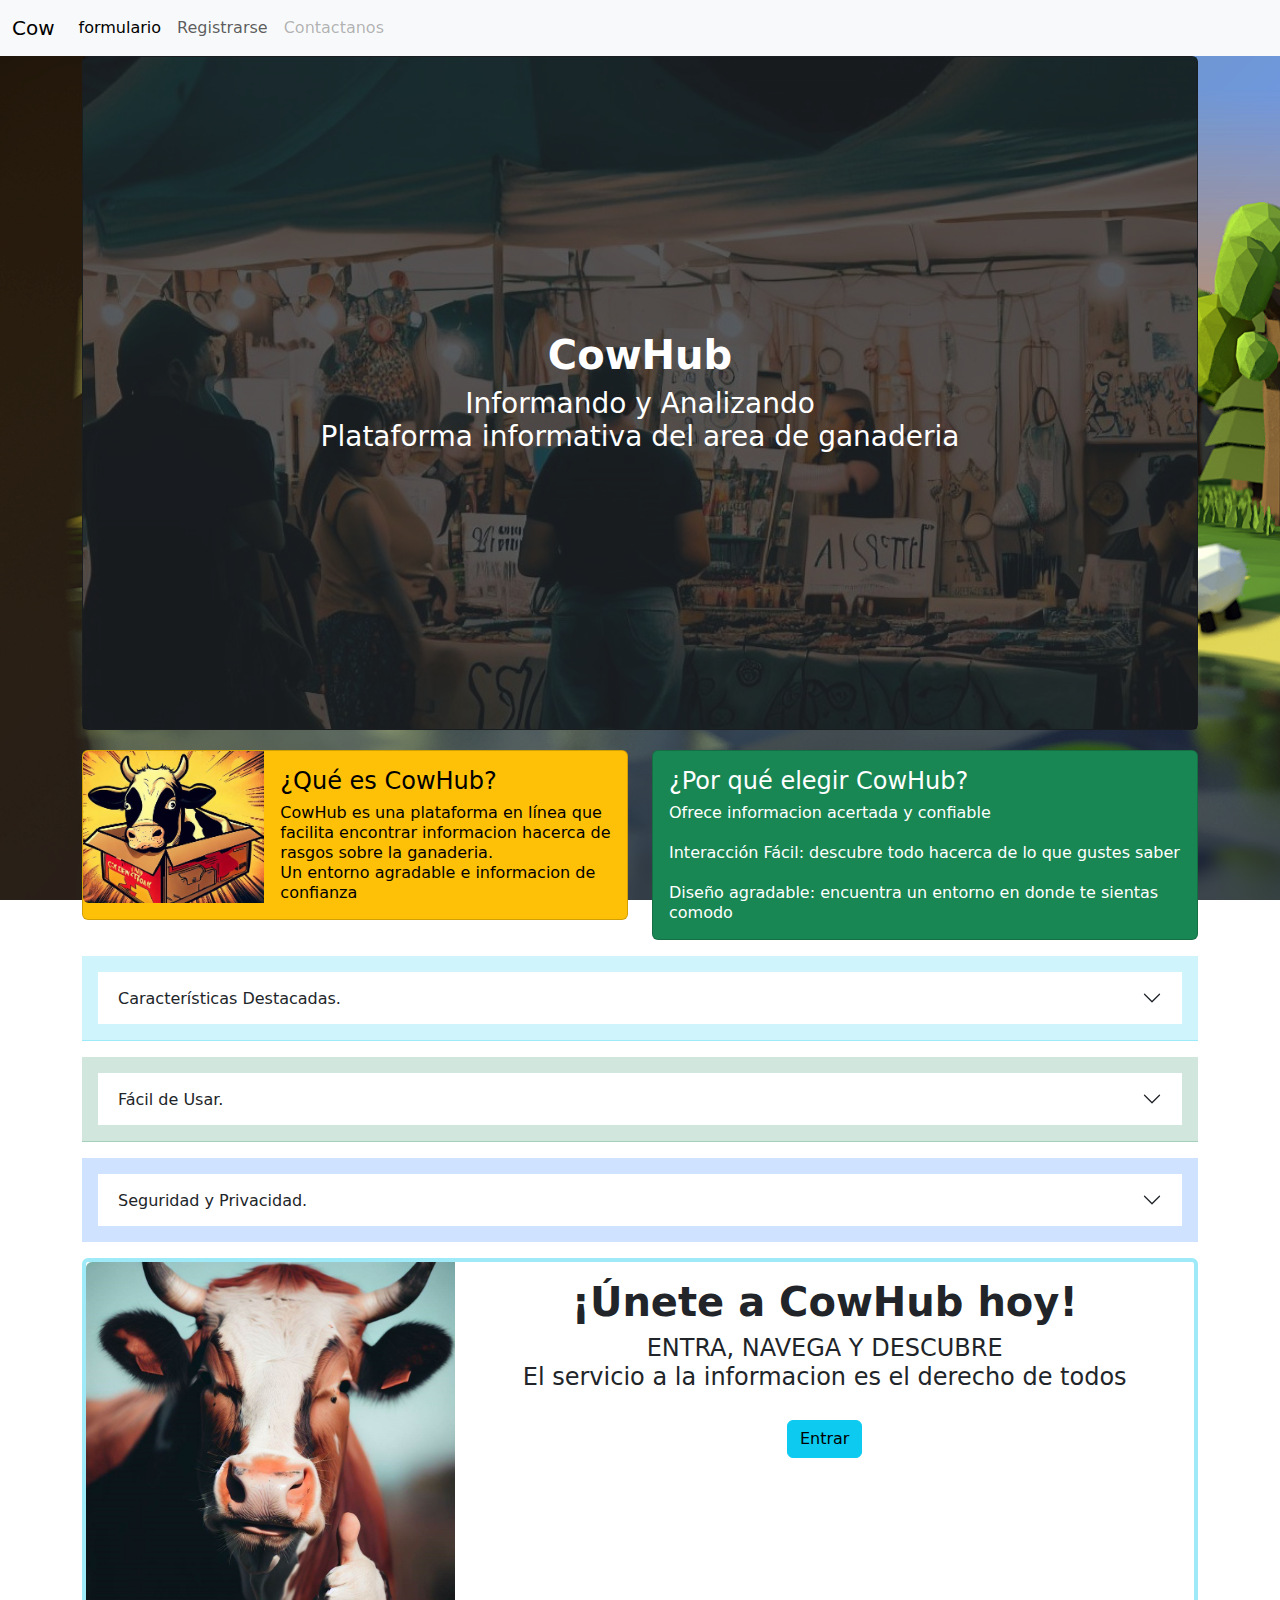
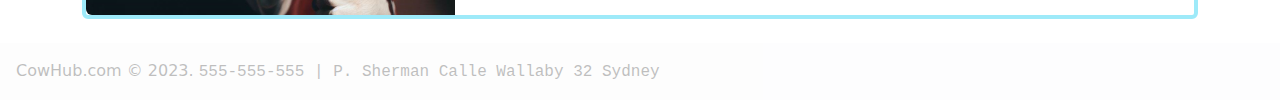
<file: index.html>
<!DOCTYPE html>
<html lang="en">
<head>
    <meta charset="UTF-8">
    <meta name="viewport" content="width=device-width, initial-scale=1.0">
    <title>Document</title>
    <link rel="manifest" href="manifest.json" />
    <link rel="stylesheet" href="css/bootstrap.min.css">
    <link rel="stylesheet" href="css/fondo.css">
</head>
<body>
    <body>

        <nav class="navbar navbar-expand-lg bg-body-tertiary">
            <div class="container-fluid">
              <button class="navbar-toggler" type="button" data-bs-toggle="collapse" data-bs-target="#navbarTogglerDemo01" aria-controls="navbarTogglerDemo01" aria-expanded="false" aria-label="Toggle navigation">
                <span class="navbar-toggler-icon"></span>
              </button>
              <div class="collapse navbar-collapse" id="navbarTogglerDemo01">
                <a class="navbar-brand" href="#">Cow</a>
                <ul class="navbar-nav me-auto mb-2 mb-lg-0">
                  <li class="nav-item">
                    <a class="nav-link active" aria-current="page" href="form.html">formulario</a>
                  </li>
                  <li class="nav-item">
                    <a class="nav-link" href="#">Registrarse</a>
                  </li>
                  <li class="nav-item">
                    <a class="nav-link disabled">Contactanos</a>
                  </li>
                </ul>
              </div>
            </div>
        </nav>
        
        <div class="container lh-sm">
          <div class="card text-bg-dark">
            <img src="img/img1.jpg" class="img-fluid opacity-25" alt=" ">
            <div class="card-img position-absolute top-50 start-50 translate-middle">
              <h1 class="card-title text-center fw-bold h1">CowHub</h1>
              <p class="card-text h3 text-center">Informando y Analizando<br>
                Plataforma informativa del area de ganaderia </p>
            </div>
          </div>
          <br>
          
          <div class="row">
            <div class="col-sm-6 mb-3 mb-sm-0">
              <div class="card text-bg-warning mb-3">
                <div class="row g-0">
                  <div class="col-md-4">
                    <img src="img/cowhub.jpg" class="img-fluid rounded-start" alt="">
                  </div>      
                  <div class="col-md-8">  
                    <div class="card-body">
                      <h4 class="card-title">¿Qué es CowHub?</h4>
                      <p class="card-text">CowHub es una plataforma en línea que facilita encontrar informacion hacerca de rasgos sobre la ganaderia. <br>
                        Un entorno agradable e informacion de confianza</p>
                    </div>
                  </div>
                </div>
              </div>
            </div>
            <div class="col-sm-6">
              <div class="card text-bg-success mb-3">
                <div class="card-body">
                  <h4 class="card-title">¿Por qué elegir CowHub?</h4>
                  <p class="card-text">Ofrece informacion acertada y confiable <br><br>
                    Interacción Fácil: descubre todo hacerca de lo que gustes saber <br><br>
                    Diseño agradable: encuentra un entorno en donde te sientas comodo</p>
                </div>
              </div>
            </div>
          </div>
    
          <div class="accordion accordion-flush" id="accordionFlushExample">
            <div class="accordion-item alert alert-info ">
              <h2 class="accordion-header ">
                <button class="accordion-button collapsed" type="button" data-bs-toggle="collapse" data-bs-target="#flush-collapseOne" aria-expanded="false" aria-controls="flush-collapseOne">
                  Características Destacadas.
                </button>
              </h2>
              <div id="flush-collapseOne" class="accordion-collapse collapse" data-bs-parent="#accordionFlushExample">
                <div class="accordion-body"> 
                  Publicaciones Personalizadas: Crea publicaciones atractivas y resalta tu negocio. <br>
                  Buscador de Empleo: Encuentra tu trabajo ideal filtrando por ubicación, industria y experiencia. <br>
                  Grupos de Interés: Únete a comunidades afines para interactuar y compartir información. <br>
                  Mensajería Privada: Comunica directamente con otros usuarios para oportunidades de negocio o empleo. <br>
                </div>
              </div>
            </div>
            <div class="accordion-item alert alert-success">
              <h2 class="accordion-header">
                <button class="accordion-button collapsed" type="button" data-bs-toggle="collapse" data-bs-target="#flush-collapseTwo" aria-expanded="false" aria-controls="flush-collapseTwo">
                  Fácil de Usar.
                </button>
              </h2>
              <div id="flush-collapseTwo" class="accordion-collapse collapse" data-bs-parent="#accordionFlushExample">
                <div class="accordion-body">
                  Interfaz Intuitiva: Navega y publica sin complicaciones. <br>
                  Edición de Contenido: Personaliza tus publicaciones con imágenes y formatos atractivos. <br>
                  Notificaciones en Tiempo Real: Mantente al tanto de las interacciones con tus publicaciones. 
                </div>
              </div>
            </div>
            <div class="accordion-item alert alert-primary">
              <h2 class="accordion-header">
                <button class="accordion-button collapsed" type="button" data-bs-toggle="collapse" data-bs-target="#flush-collapseThree" aria-expanded="false" aria-controls="flush-collapseThree">
                  Seguridad y Privacidad.
                </button>
              </h2>
              <div id="flush-collapseThree" class="accordion-collapse collapse" data-bs-parent="#accordionFlushExample">
                <div class="accordion-body">
                  Datos Protegidos: Garantizamos la confidencialidad de tu información. <br>
                  Moderación de Contenido: Nos aseguramos de mantener un ambiente seguro y respetuoso. <br>
                  Reporte de Contenido: Reporta publicaciones o usuarios inapropiados para mantener la integridad de la comunidad.
                </div>
              </div>
            </div>
          </div>
    
          <div class="card text-center border border-info-subtle border border-4 rounded">
            <div class="row g-0">
            <div class="col-md-4">
              <img src="img/like.jpg" class="img-fluid rounded-start" alt="">
            </div>
            <div class="col-md-8 position-relative">
            <div class="card-body">
              <h1 class="card-title fw-bold">¡Únete a CowHub hoy!</h1>
              <p class="card-text h4">ENTRA, NAVEGA Y DESCUBRE <br>
                El servicio a la informacion es el derecho de todos</p>
                <br>
                <a href="form.html" class="btn btn-info">Entrar</a>
            </div>
          </div>
          </div>
          </div>
            
        </div>
        <br>
        <footer>
            <div class="text-bg-light p-3 opacity-25">
                <div class="">
                    <span class="">CowHub.com &copy; 2023.</span>
                    <samp class="">555-555-555 | P. Sherman Calle Wallaby 32 Sydney</samp>          
                </div>
              </div>
        </footer>
        <script src="js/bootstrap.min.js"></script>
    </body>
</body>
<script>
    if ("serviceWorker" in navigator) {
  window.addEventListener("load", function() {
    navigator.serviceWorker
      .register("/sw.js")
      .then(res => console.log("service worker registered"))
      .catch(err => console.log("service worker not registered", err))
  })
}

</script>
</html>
</file>
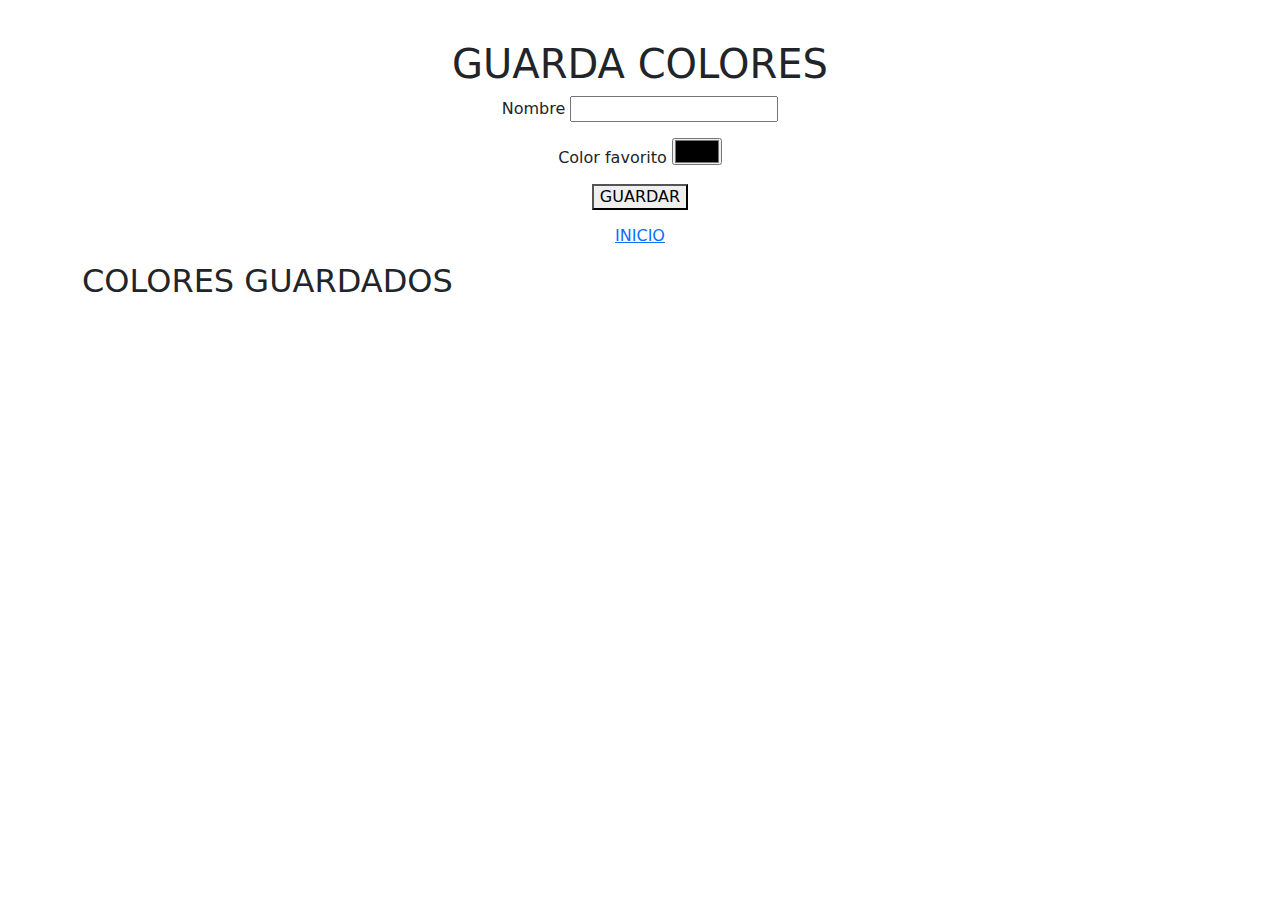
<file: form.html>
<head>
    <link rel="manifest" href="manifest.json" />
    <link rel="stylesheet" href="css/bootstrap.min.css">
    <script src="js/bootstrap.min.js"></script>
</head>
  <body>
    <div class="container lh-sm">
        <div class="text-center">
    <header>
        <BR>
            <BR>
      <h1>GUARDA COLORES</h1>
    </header>
    <main>
      <form id="colorForm" name="colorForm">
        <p>
          <label for="name">Nombre</label>
          <input type="text" id="name" name="name" />
        </p>
        <p>
          <label for="color">Color favorito</label>
          <input type="color" id="color" name="color" />
        </p>
        <p>
          <button id="btnSave">GUARDAR</button>
        </p>
        <a href="index.html">INICIO</a>
      </form>
    </div>
    <H2>COLORES GUARDADOS</H2>
    <BR>
      <ul id="people">
     
      </ul>
    </main>

</div>
    <script defer src="app.js"></script>
  </body>
</file>
<file: css/fondo.css>
body {
  background-image: url('../img/fondo.png');
  background-repeat: no-repeat;
  background-attachment: fixed;
  background-size: cover;
}
</file>
